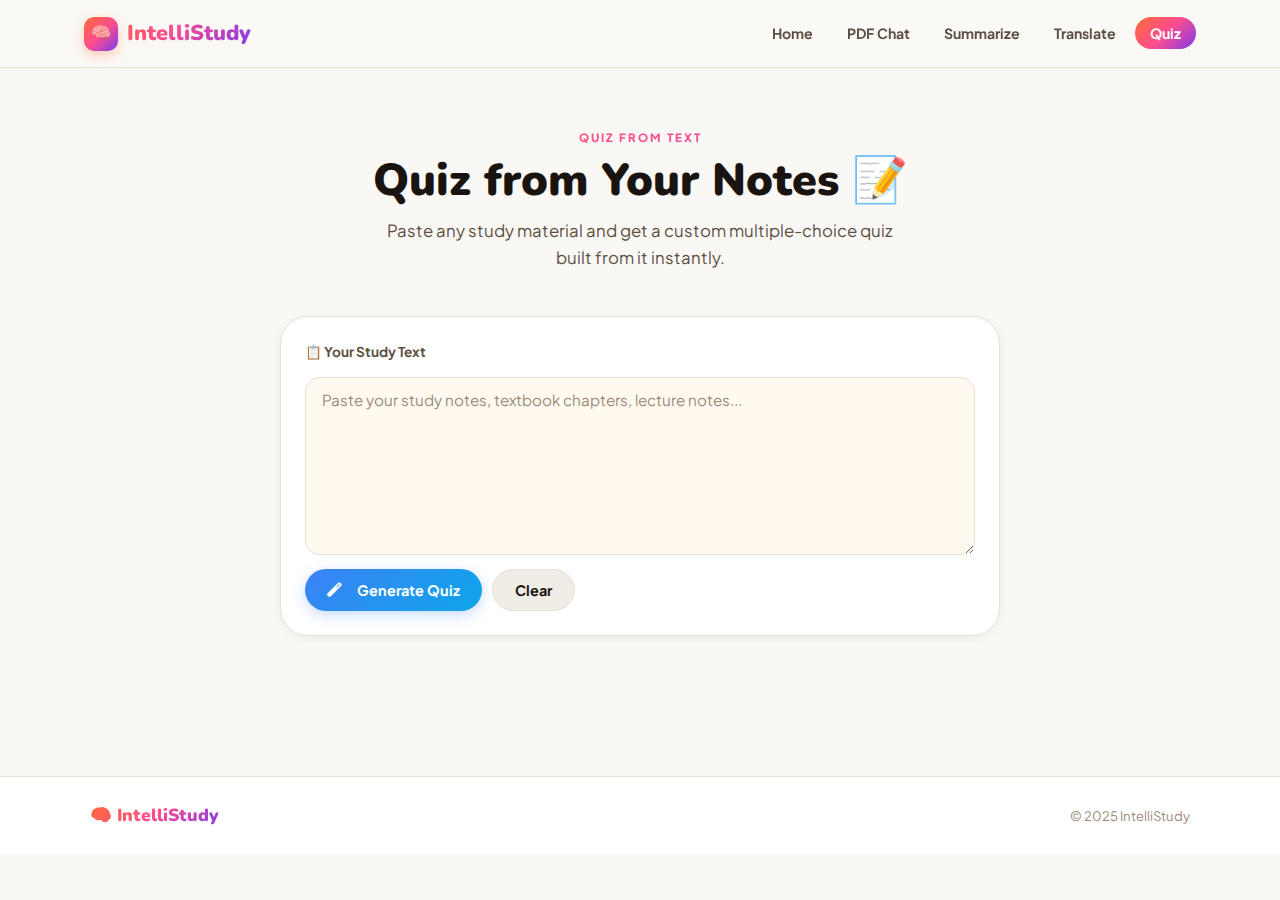
<file: src/main/resources/static/quiz-text.html>
<!DOCTYPE html>
<html lang="en">
<head>
  <meta charset="UTF-8">
  <meta name="viewport" content="width=device-width, initial-scale=1.0">
  <title>IntelliStudy — Quiz from Text</title>
  <link rel="preconnect" href="https://fonts.googleapis.com">
  <link href="https://fonts.googleapis.com/css2?family=Nunito:wght@400;500;600;700;800;900&family=Plus+Jakarta+Sans:wght@400;500;600;700;800&display=swap" rel="stylesheet">
  <link rel="stylesheet" href="https://cdnjs.cloudflare.com/ajax/libs/font-awesome/6.5.0/css/all.min.css">
  <link rel="stylesheet" href="css/global.css">
</head>
<body>
<nav class="navbar">
  <div class="nav-inner">
    <a href="index.html" class="nav-brand"><span class="brand-icon">🧠</span>IntelliStudy</a>
    <ul class="nav-links" id="navLinks">
      <li><a href="index.html" class="nav-link">Home</a></li>
      <li><a href="rag.html" class="nav-link">PDF Chat</a></li>
      <li><a href="summarize.html" class="nav-link">Summarize</a></li>
      <li><a href="translate.html" class="nav-link">Translate</a></li>
      <li><a href="quiz.html" class="nav-link active">Quiz</a></li>
    </ul>
    <button class="hamburger" onclick="toggleNav()"><i class="fas fa-bars"></i></button>
  </div>
</nav>

<div class="container" style="padding-bottom:80px;">
  <div class="page-header">
    <div class="section-label">QUIZ FROM TEXT</div>
    <h1>Quiz from Your Notes 📝</h1>
    <p>Paste any study material and get a custom multiple-choice quiz built from it instantly.</p>
  </div>

  <div style="max-width:720px;margin:0 auto;">
    <div class="input-card">
      <label style="color:var(--text-secondary);font-size:0.85rem;font-weight:700;">📋 Your Study Text</label>
      <textarea id="quizTextInput" class="is-textarea" rows="8" placeholder="Paste your study notes, textbook chapters, lecture notes..."></textarea>
      <div class="input-actions">
        <button class="btn btn-info" onclick="loadQuizFromText()" id="genBtn">
          <i class="fas fa-magic me-2"></i>Generate Quiz
        </button>
        <button class="btn btn-ghost" onclick="document.getElementById('quizTextInput').value=''">Clear</button>
      </div>
    </div>

    <div id="quizLoading" style="display:none;text-align:center;padding:48px;color:var(--text-secondary);">
      <div class="spinner" style="width:32px;height:32px;margin:0 auto 16px;border-color:rgba(59,130,246,0.2);border-top-color:var(--blue);"></div>
      <div style="font-weight:700;font-family:'Nunito',sans-serif;">Building your quiz... 📝</div>
    </div>

    <div id="quizContainer" style="display:none;margin-top:28px;">
      <div style="display:flex;align-items:center;justify-content:space-between;margin-bottom:20px;">
        <h3 style="font-family:'Nunito',sans-serif;font-size:1.25rem;font-weight:900;">Your Quiz 🎉</h3>
        <button class="btn btn-ghost btn-sm" onclick="resetQuiz()"><i class="fas fa-redo me-1"></i>New Quiz</button>
      </div>
      <div id="quizQuestions"></div>
      <button class="btn btn-success btn-lg" id="submitBtn" onclick="submitQuiz()" style="width:100%;margin-top:8px;border-radius:16px;">
        <i class="fas fa-check me-2"></i>Submit & See Score
      </button>
      <div id="scoreCard"></div>
    </div>
  </div>
</div>

<footer class="footer">
  <div class="footer-inner">
    <span class="footer-brand">🧠 IntelliStudy</span>
    <span class="footer-copy">© 2025 IntelliStudy</span>
  </div>
</footer>

<script src="js/app.js"></script>
<script src="js/quiz.js"></script>
</body>
</html>
</file>
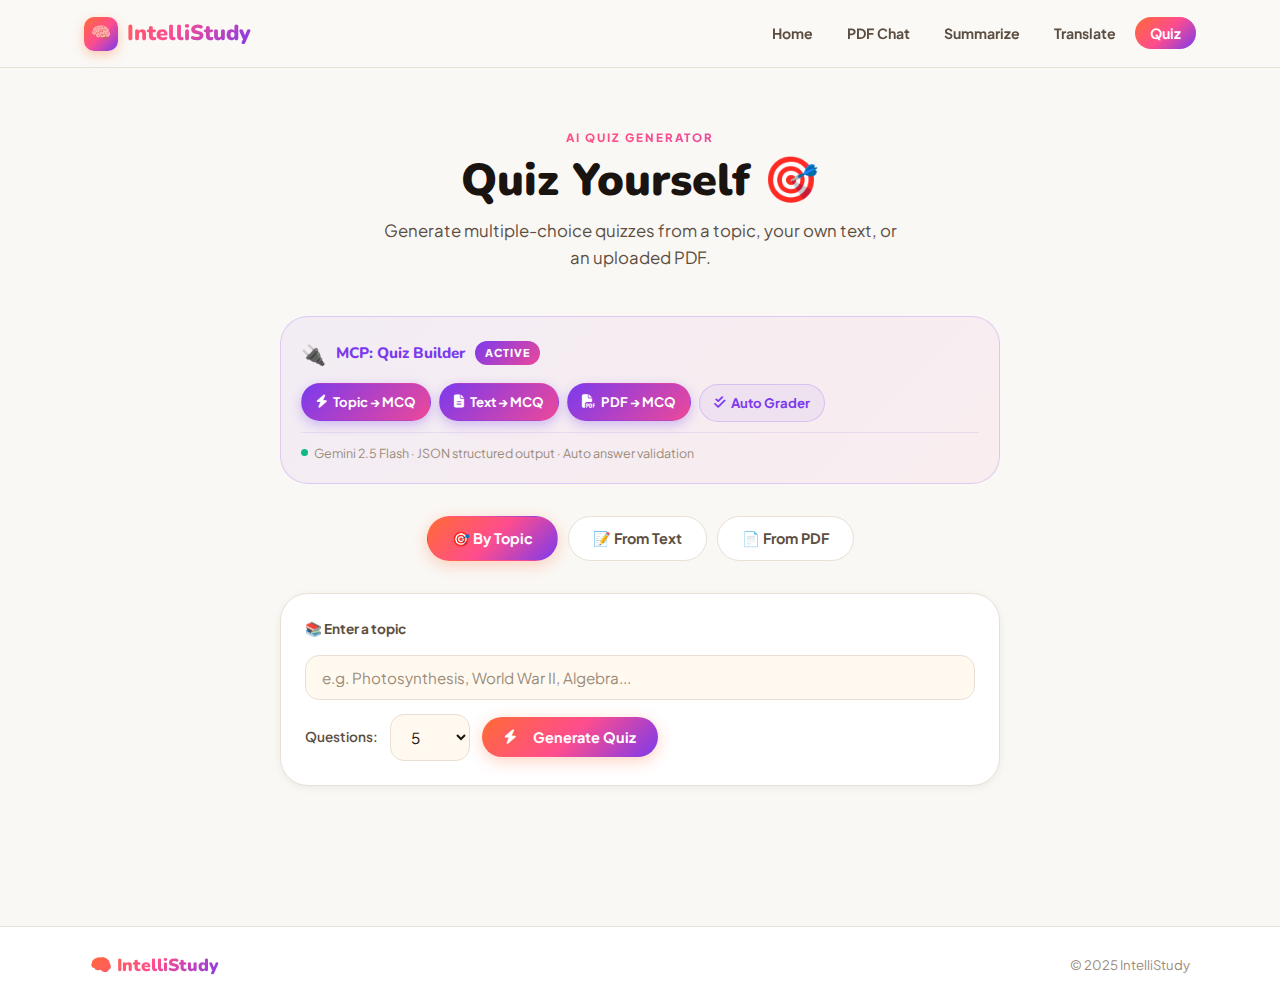
<file: src/main/resources/static/quiz.html>
<!DOCTYPE html>
<html lang="en">
<head>
  <meta charset="UTF-8">
  <meta name="viewport" content="width=device-width, initial-scale=1.0">
  <title>IntelliStudy — Quiz</title>
  <link rel="preconnect" href="https://fonts.googleapis.com">
  <link href="https://fonts.googleapis.com/css2?family=Nunito:wght@400;500;600;700;800;900&family=Plus+Jakarta+Sans:wght@400;500;600;700;800&display=swap" rel="stylesheet">
  <link rel="stylesheet" href="https://cdnjs.cloudflare.com/ajax/libs/font-awesome/6.5.0/css/all.min.css">
  <link rel="stylesheet" href="css/global.css">
  <style>
    .mode-tabs { display: flex; gap: 10px; justify-content: center; flex-wrap: wrap; margin-bottom: 32px; }
    .mode-btn {
      padding: 12px 24px; border-radius: 100px; border: 1.5px solid var(--border);
      background: var(--bg-card); font-weight: 700; font-size: 0.9rem; cursor: pointer;
      transition: all 0.22s cubic-bezier(0.34,1.56,0.64,1); font-family: var(--font-body); color: var(--text-secondary);
    }
    .mode-btn:hover { transform: translateY(-2px); border-color: var(--orange); color: var(--text-primary); }
    .mode-btn.active { background: var(--grad-hero); color: white; border-color: transparent; box-shadow: 0 4px 16px rgba(255,107,53,0.3); }
  </style>
</head>
<body>
<nav class="navbar">
  <div class="nav-inner">
    <a href="index.html" class="nav-brand"><span class="brand-icon">🧠</span>IntelliStudy</a>
    <ul class="nav-links" id="navLinks">
      <li><a href="index.html" class="nav-link">Home</a></li>
      <li><a href="rag.html" class="nav-link">PDF Chat</a></li>
      <li><a href="summarize.html" class="nav-link">Summarize</a></li>
      <li><a href="translate.html" class="nav-link">Translate</a></li>
      <li><a href="quiz.html" class="nav-link active">Quiz</a></li>
    </ul>
    <button class="hamburger" onclick="toggleNav()"><i class="fas fa-bars"></i></button>
  </div>
</nav>

<div class="container" style="padding-bottom:80px;">
  <div class="page-header">
    <div class="section-label">AI QUIZ GENERATOR</div>
    <h1>Quiz Yourself 🎯</h1>
    <p>Generate multiple-choice quizzes from a topic, your own text, or an uploaded PDF.</p>
  </div>

  <!-- MCP Panel -->
  <div class="mcp-panel" style="max-width:720px;margin:0 auto 32px;">
    <div class="mcp-header">
      <span style="font-size:20px;">🔌</span>
      <h3 style="font-family:'Nunito',sans-serif;font-weight:800;font-size:0.95rem;color:var(--purple);margin:0;">MCP: Quiz Builder</h3>
      <span class="mcp-badge">ACTIVE</span>
    </div>
    <div class="mcp-tools">
      <span class="mcp-tool-chip active"><i class="fas fa-bolt"></i> Topic → MCQ</span>
      <span class="mcp-tool-chip active"><i class="fas fa-file-alt"></i> Text → MCQ</span>
      <span class="mcp-tool-chip active"><i class="fas fa-file-pdf"></i> PDF → MCQ</span>
      <span class="mcp-tool-chip"><i class="fas fa-check-double"></i> Auto Grader</span>
    </div>
    <div class="mcp-status"><span class="dot-green"></span>Gemini 2.5 Flash · JSON structured output · Auto answer validation</div>
  </div>

  <div class="mode-tabs">
    <button class="mode-btn active" onclick="setMode('topic')" id="btn-topic">🎯 By Topic</button>
    <button class="mode-btn" onclick="setMode('text')" id="btn-text">📝 From Text</button>
    <button class="mode-btn" onclick="setMode('pdf')" id="btn-pdf">📄 From PDF</button>
  </div>

  <div style="max-width:720px;margin:0 auto;">

    <div id="mode-topic">
      <div class="input-card">
        <label style="color:var(--text-secondary);font-size:0.85rem;font-weight:700;">📚 Enter a topic</label>
        <input type="text" id="topicInput" class="is-input" placeholder="e.g. Photosynthesis, World War II, Algebra...">
        <div style="display:flex;align-items:center;gap:12px;flex-wrap:wrap;">
          <label style="color:var(--text-secondary);font-size:0.85rem;font-weight:600;">Questions:</label>
          <select id="topicCount" class="is-select" style="width:auto;min-width:80px;">
            <option value="5">5</option><option value="10">10</option><option value="15">15</option>
          </select>
          <button class="btn btn-primary" onclick="generateTopicQuiz()" id="topicBtn">
            <i class="fas fa-bolt me-2"></i>Generate Quiz
          </button>
        </div>
      </div>
    </div>

    <div id="mode-text" style="display:none;">
      <div class="input-card">
        <label style="color:var(--text-secondary);font-size:0.85rem;font-weight:700;">📋 Paste your study text</label>
        <textarea id="textInput" class="is-textarea" rows="7" placeholder="Paste any text and get a custom quiz generated from it..."></textarea>
        <button class="btn btn-info" onclick="generateTextQuiz()" id="textBtn">
          <i class="fas fa-magic me-2"></i>Generate Quiz from Text
        </button>
      </div>
    </div>

    <div id="mode-pdf" style="display:none;">
      <div class="input-card">
        <div class="info-banner">
          <i class="fas fa-info-circle"></i>
          Uses the PDF loaded in <a href="rag.html">PDF Chat →</a>. Upload there first.
        </div>
        <div id="pdfModeStatus" style="color:var(--text-secondary);font-size:0.9rem;margin-top:4px;">Checking for loaded PDF...</div>
        <button class="btn btn-primary" onclick="generatePdfQuiz()" id="pdfBtn" style="display:none;">
          <i class="fas fa-file-pdf me-2"></i>Generate Quiz from PDF
        </button>
      </div>
    </div>

    <!-- Loading -->
    <div id="quizLoading" style="display:none;text-align:center;padding:48px;color:var(--text-secondary);">
      <div class="spinner" style="width:32px;height:32px;margin:0 auto 16px;border-width:3px;border-top-color:var(--orange);border-color:rgba(255,107,53,0.2);border-top-color:var(--orange);"></div>
      <div style="font-weight:700;font-family:'Nunito',sans-serif;">Generating your quiz... ✨</div>
    </div>

    <!-- Quiz Container -->
    <div id="quizContainer" style="margin-top:28px;display:none;">
      <div style="display:flex;align-items:center;justify-content:space-between;margin-bottom:20px;">
        <h3 style="font-family:'Nunito',sans-serif;font-size:1.25rem;font-weight:900;color:var(--text-primary);">Your Quiz 🎉</h3>
        <button class="btn btn-ghost btn-sm" onclick="resetQuiz()"><i class="fas fa-redo me-1"></i>New Quiz</button>
      </div>
      <div id="quizQuestions"></div>
      <button class="btn btn-success btn-lg" onclick="submitQuiz()" id="submitBtn" style="width:100%;margin-top:8px;border-radius:16px;">
        <i class="fas fa-check me-2"></i>Submit & See Score
      </button>
      <div id="scoreCard"></div>
    </div>

  </div>
</div>

<footer class="footer">
  <div class="footer-inner">
    <span class="footer-brand">🧠 IntelliStudy</span>
    <span class="footer-copy">© 2025 IntelliStudy</span>
  </div>
</footer>

<script src="js/app.js"></script>
<script src="js/quiz.js"></script>
<script>
// ==================== FIXED JS ====================
let currentQuiz = [], submitted = false;

function setMode(mode) {
  ['topic','text','pdf'].forEach(m => {
    document.getElementById('mode-'+m).style.display = m===mode ? 'block' : 'none';
    document.getElementById('btn-'+m).classList.toggle('active', m===mode);
  });
  if (mode === 'pdf') checkPdfStatus();
  resetQuiz(false);
}

async function generateTopicQuiz() {
  const topic = document.getElementById('topicInput').value.trim();
  if (!topic) return;
  setLoading('topicBtn', true);
  try {
    const res = await fetch('/api/gemini/quiz/topic-json', {
      method: 'POST',
      headers: { 'Content-Type': 'text/plain' },
      body: topic
    });
    const api = await res.json();
    const quizData = typeof api.data === 'string' ? JSON.parse(api.data) : api.data;
    renderQuiz(quizData);
  } catch(e) { alert('Failed to generate quiz'); }
  setLoading('topicBtn', false);
}

async function generateTextQuiz() {
  const text = document.getElementById('textInput').value.trim();
  if (!text) return;
  setLoading('textBtn', true);
  try {
    const res = await fetch('/api/gemini/quiz/text-json', {
      method: 'POST',
      headers: { 'Content-Type': 'text/plain' },
      body: text
    });
    const api = await res.json();
    const quizData = typeof api.data === 'string' ? JSON.parse(api.data) : api.data;
    renderQuiz(quizData);
  } catch(e) { alert('Failed to generate quiz'); }
  setLoading('textBtn', false);
}

async function generatePdfQuiz() {
  setLoading('pdfBtn', true);
  try {
    const res = await fetch('/api/rag/quiz', { method: 'POST' });
    const api = await res.json();
    const quizData = typeof api.data === 'string' ? JSON.parse(api.data) : api.data;
    renderQuiz(quizData);
  } catch(e) { alert('Failed'); }
  setLoading('pdfBtn', false);
}

function renderQuiz(data) {
  currentQuiz = data; submitted = false;
  document.getElementById('quizContainer').style.display = 'block';
  document.getElementById('submitBtn').style.display = 'block';
  document.getElementById('scoreCard').innerHTML = '';

  const qDiv = document.getElementById('quizQuestions');
  qDiv.innerHTML = '';
  data.forEach((q, i) => {
    const card = document.createElement('div');
    card.className = 'quiz-card'; card.id = `qcard-${i}`;
    card.innerHTML = `
      <div class="quiz-q-num">Question ${i+1} of ${data.length}</div>
      <div class="quiz-question">${q.question}</div>
      <div class="quiz-options">
        ${q.options.map(opt => `
          <div class="quiz-option" data-opt="${opt.replace(/"/g,'&quot;')}" onclick="selectOpt(this,${i})">
            <input type="radio" name="q${i}" value="${opt.replace(/"/g,'&quot;')}">
            <label>${opt}</label>
          </div>`).join('')}
      </div>`;
    qDiv.appendChild(card);
  });
}

function selectOpt(el, qi) {
  document.querySelectorAll(`#qcard-${qi} .quiz-option`).forEach(o => o.style.background = '');
  el.querySelector('input').checked = true;
  el.style.background = 'rgba(255,107,53,0.06)';
}

function submitQuiz() {
  if (submitted) return; submitted = true;
  let score = 0;
  currentQuiz.forEach((q, i) => {
    const selected = document.querySelector(`input[name="q${i}"]:checked`);
    document.querySelectorAll(`#qcard-${i} .quiz-option`).forEach(opt => {
      const val = opt.dataset.opt;
      if (val === q.answer) opt.classList.add('correct');
      else if (selected && selected.value === val) opt.classList.add('wrong');
    });
    if (selected && selected.value === q.answer) score++;
  });
  const pct = Math.round((score / currentQuiz.length) * 100);
  const msg = pct >= 80 ? '🎉 Excellent!' : pct >= 50 ? '👍 Good effort!' : '📚 Keep studying!';
  document.getElementById('scoreCard').innerHTML = `
    <div class="score-card">
      <div class="score-num">${score}<span style="font-size:2.2rem;color:var(--text-muted)">/${currentQuiz.length}</span></div>
      <div class="score-label">${msg} You scored <strong>${pct}%</strong></div>
    </div>`;
  document.getElementById('submitBtn').style.display = 'none';
}

function resetQuiz(scroll = true) {
  currentQuiz = []; submitted = false;
  document.getElementById('quizContainer').style.display = 'none';
  document.getElementById('quizQuestions').innerHTML = '';
  document.getElementById('scoreCard').innerHTML = '';
}

function setLoading(id, on) {
  const btn = document.getElementById(id);
  document.getElementById('quizLoading').style.display = on ? 'block' : 'none';
  if (on) { btn.disabled = true; btn.style.opacity = '0.7'; }
  else { btn.disabled = false; btn.style.opacity = '1'; }
}
</script>
</body>
</html>
</file>
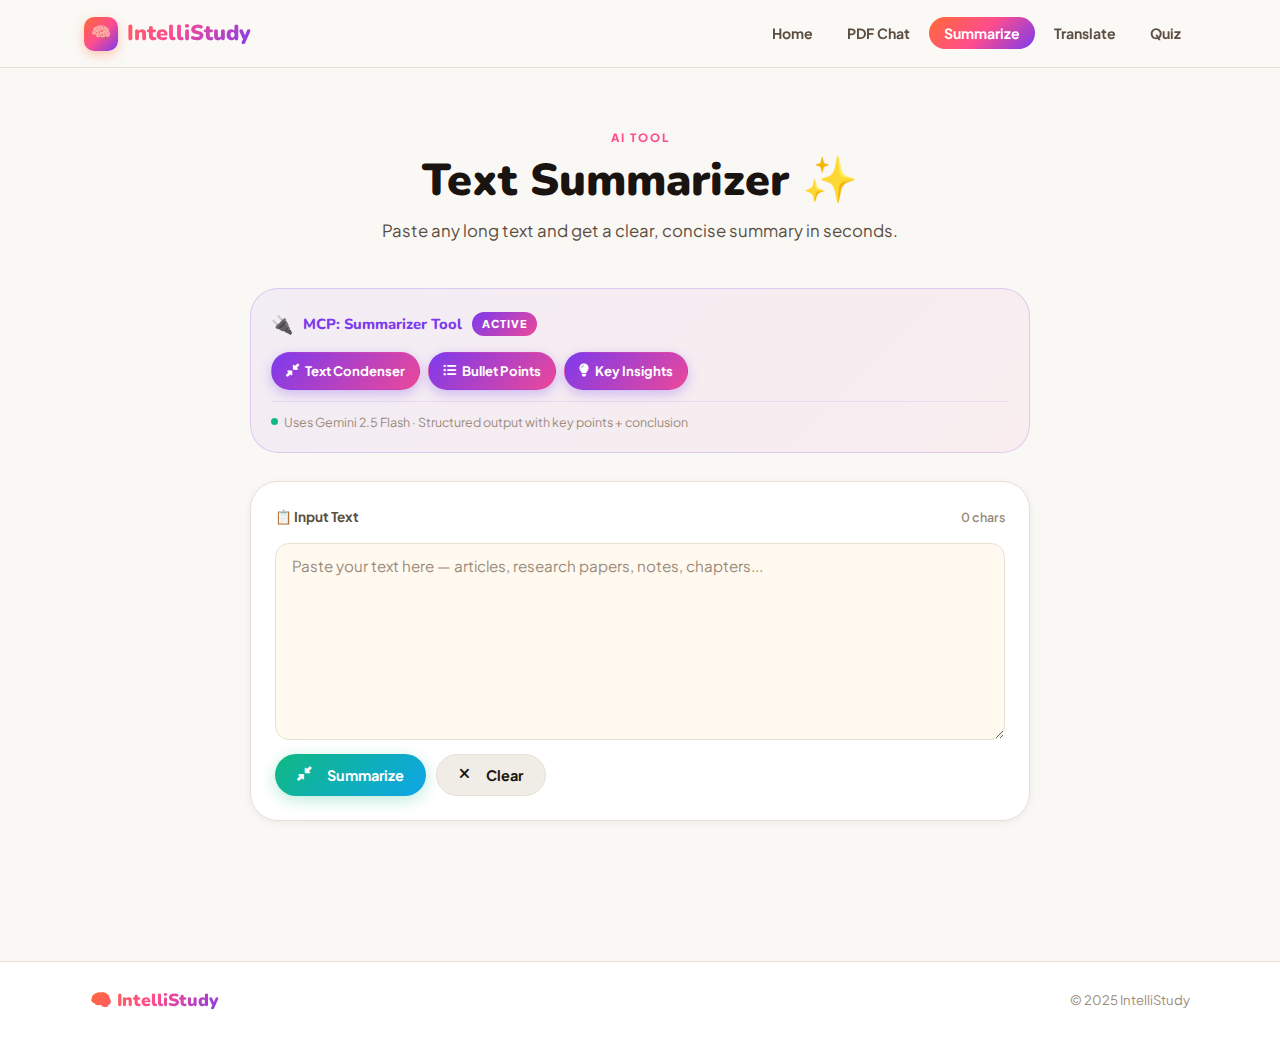
<file: src/main/resources/static/summarize.html>
<!DOCTYPE html>
<html lang="en">
<head>
  <meta charset="UTF-8">
  <meta name="viewport" content="width=device-width, initial-scale=1.0">
  <title>IntelliStudy — Summarize</title>
  <link rel="preconnect" href="https://fonts.googleapis.com">
  <link href="https://fonts.googleapis.com/css2?family=Nunito:wght@400;500;600;700;800;900&family=Plus+Jakarta+Sans:wght@400;500;600;700;800&display=swap" rel="stylesheet">
  <link rel="stylesheet" href="https://cdnjs.cloudflare.com/ajax/libs/font-awesome/6.5.0/css/all.min.css">
  <link rel="stylesheet" href="css/global.css">
</head>
<body>
<nav class="navbar">
  <div class="nav-inner">
    <a href="index.html" class="nav-brand"><span class="brand-icon">🧠</span>IntelliStudy</a>
    <ul class="nav-links" id="navLinks">
      <li><a href="index.html" class="nav-link">Home</a></li>
      <li><a href="rag.html" class="nav-link">PDF Chat</a></li>
      <li><a href="summarize.html" class="nav-link active">Summarize</a></li>
      <li><a href="translate.html" class="nav-link">Translate</a></li>
      <li><a href="quiz.html" class="nav-link">Quiz</a></li>
    </ul>
    <button class="hamburger" onclick="toggleNav()"><i class="fas fa-bars"></i></button>
  </div>
</nav>

<div class="container" style="padding-bottom:80px;">
  <div class="page-header">
    <div class="section-label">AI TOOL</div>
    <h1>Text Summarizer ✨</h1>
    <p>Paste any long text and get a clear, concise summary in seconds.</p>
  </div>

  <!-- MCP Panel -->
  <div class="mcp-panel" style="max-width:780px;margin:0 auto 28px;">
    <div class="mcp-header">
      <span style="font-size:18px;">🔌</span>
      <h3 style="font-family:'Nunito',sans-serif;font-weight:800;font-size:0.92rem;color:var(--purple);margin:0;">MCP: Summarizer Tool</h3>
      <span class="mcp-badge">ACTIVE</span>
    </div>
    <div class="mcp-tools">
      <span class="mcp-tool-chip active"><i class="fas fa-compress-alt"></i> Text Condenser</span>
      <span class="mcp-tool-chip active"><i class="fas fa-list-ul"></i> Bullet Points</span>
      <span class="mcp-tool-chip active"><i class="fas fa-lightbulb"></i> Key Insights</span>
    </div>
    <div class="mcp-status"><span class="dot-green"></span>Uses Gemini 2.5 Flash · Structured output with key points + conclusion</div>
  </div>

  <div style="max-width:780px;margin:0 auto;">
    <div class="input-card">
      <div style="display:flex;justify-content:space-between;align-items:center;">
        <label style="color:var(--text-secondary);font-size:0.85rem;font-weight:700;">📋 Input Text</label>
        <span id="charCount" style="color:var(--text-muted);font-size:0.78rem;font-weight:600;">0 chars</span>
      </div>
      <textarea id="sumInput" class="is-textarea" rows="9"
        placeholder="Paste your text here — articles, research papers, notes, chapters..."
        oninput="document.getElementById('charCount').textContent=this.value.length+' chars'"></textarea>
      <div class="input-actions">
        <button class="btn btn-success" onclick="callSummarize()" id="sumBtn">
          <i class="fas fa-compress-alt me-2"></i>Summarize
        </button>
        <button class="btn btn-ghost" onclick="clearAll()"><i class="fas fa-times me-2"></i>Clear</button>
      </div>
    </div>

    <div id="sumOutput" class="output-box hidden"></div>

    <div id="sumActions" style="display:none;margin-top:12px;gap:10px;flex-wrap:wrap;">
      <button class="btn btn-ghost btn-sm" onclick="copyOutput()"><i class="fas fa-copy me-1"></i>Copy</button>
      <a href="translate.html" class="btn btn-warning btn-sm"><i class="fas fa-language me-1"></i>Translate to Bangla</a>
    </div>
  </div>
</div>

<footer class="footer">
  <div class="footer-inner">
    <span class="footer-brand">🧠 IntelliStudy</span>
    <span class="footer-copy">© 2025 IntelliStudy</span>
  </div>
</footer>

<script src="js/app.js"></script>
<script src="js/summarize.js"></script>
</body>
</html>
</file>
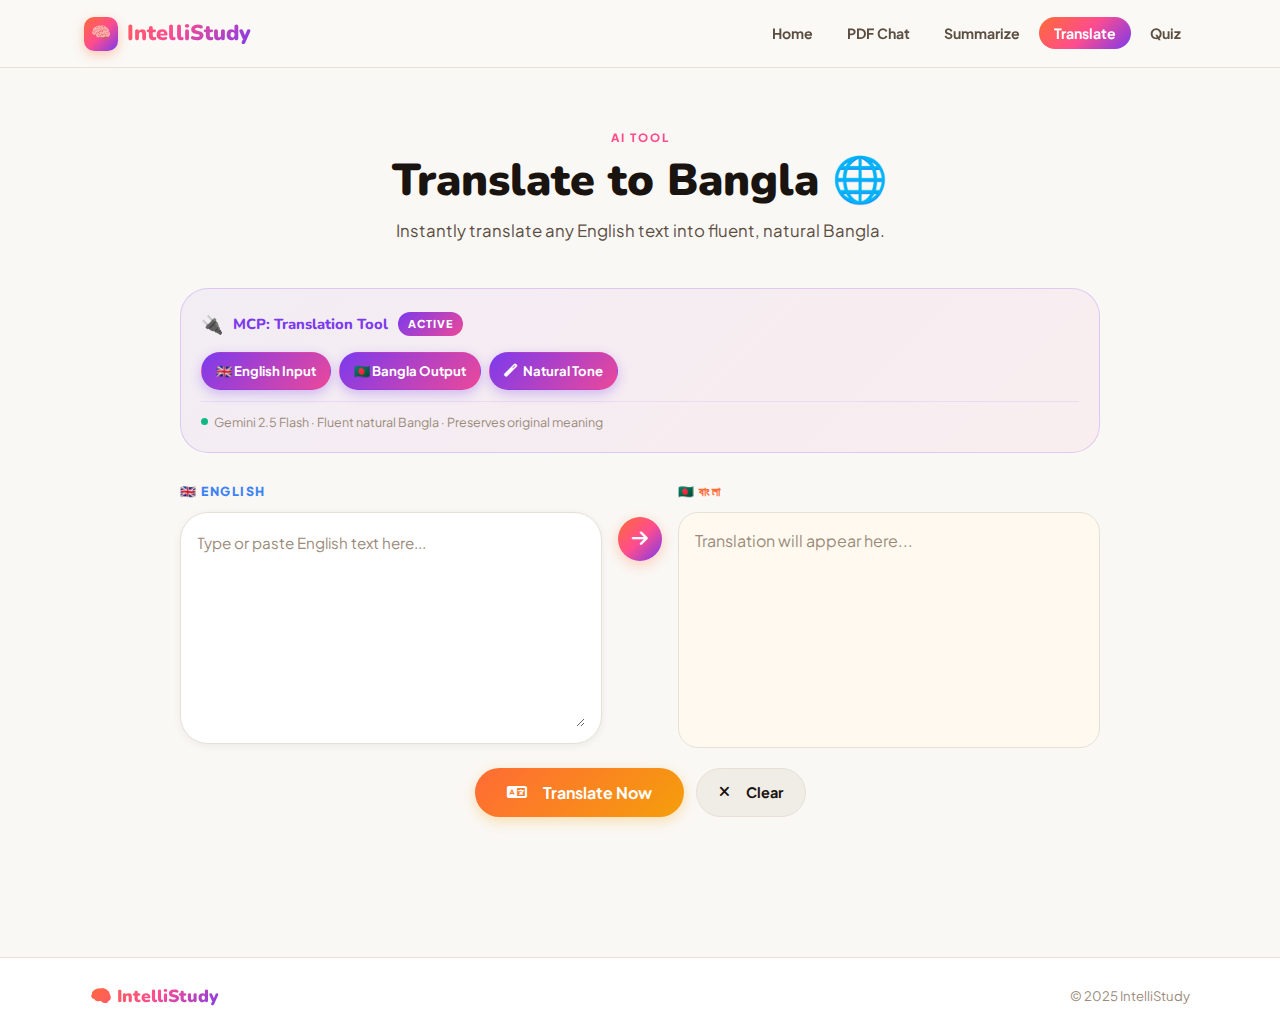
<file: src/main/resources/static/translate.html>
<!DOCTYPE html>
<html lang="en">
<head>
  <meta charset="UTF-8">
  <meta name="viewport" content="width=device-width, initial-scale=1.0">
  <title>IntelliStudy — Translate</title>
  <link rel="preconnect" href="https://fonts.googleapis.com">
  <link href="https://fonts.googleapis.com/css2?family=Nunito:wght@400;500;600;700;800;900&family=Plus+Jakarta+Sans:wght@400;500;600;700;800&display=swap" rel="stylesheet">
  <link rel="stylesheet" href="https://cdnjs.cloudflare.com/ajax/libs/font-awesome/6.5.0/css/all.min.css">
  <link rel="stylesheet" href="css/global.css">
  <style>
    .translate-grid { display: grid; grid-template-columns: 1fr auto 1fr; gap: 16px; align-items: start; }
    .lang-label { font-size: 0.78rem; font-weight: 800; letter-spacing: 1.5px; text-transform: uppercase; margin-bottom: 10px; }
    .translate-arrow { display: flex; align-items: flex-start; justify-content: center; padding-top: 36px; }
    .arrow-btn {
      width: 44px; height: 44px; border-radius: 50%; background: var(--grad-hero); border: none;
      display: flex; align-items: center; justify-content: center; color: white; font-size: 18px;
      cursor: pointer; box-shadow: 0 4px 14px rgba(255,107,53,0.3); transition: all 0.22s cubic-bezier(0.34,1.56,0.64,1);
    }
    .arrow-btn:hover { transform: scale(1.1); }
    .output-panel {
      background: var(--bg-warm); border: 1.5px solid var(--border); border-radius: var(--radius-lg);
      padding: 14px 16px; min-height: 236px; font-size: 1rem; line-height: 1.8;
      color: var(--text-muted); white-space: pre-wrap; word-break: break-word;
    }
    .output-panel.has-text { color: var(--text-primary); border-color: rgba(255,107,53,0.25); background: white; }
    @media(max-width:620px) { .translate-grid{grid-template-columns:1fr;} .translate-arrow{padding:0;} .arrow-btn{transform:rotate(90deg);} }
  </style>
</head>
<body>
<nav class="navbar">
  <div class="nav-inner">
    <a href="index.html" class="nav-brand"><span class="brand-icon">🧠</span>IntelliStudy</a>
    <ul class="nav-links" id="navLinks">
      <li><a href="index.html" class="nav-link">Home</a></li>
      <li><a href="rag.html" class="nav-link">PDF Chat</a></li>
      <li><a href="summarize.html" class="nav-link">Summarize</a></li>
      <li><a href="translate.html" class="nav-link active">Translate</a></li>
      <li><a href="quiz.html" class="nav-link">Quiz</a></li>
    </ul>
    <button class="hamburger" onclick="toggleNav()"><i class="fas fa-bars"></i></button>
  </div>
</nav>

<div class="container" style="padding-bottom:80px;">
  <div class="page-header">
    <div class="section-label">AI TOOL</div>
    <h1>Translate to Bangla 🌐</h1>
    <p>Instantly translate any English text into fluent, natural Bangla.</p>
  </div>

  <!-- MCP Panel -->
  <div class="mcp-panel" style="max-width:920px;margin:0 auto 28px;">
    <div class="mcp-header">
      <span style="font-size:18px;">🔌</span>
      <h3 style="font-family:'Nunito',sans-serif;font-weight:800;font-size:0.92rem;color:var(--purple);margin:0;">MCP: Translation Tool</h3>
      <span class="mcp-badge">ACTIVE</span>
    </div>
    <div class="mcp-tools">
      <span class="mcp-tool-chip active">🇬🇧 English Input</span>
      <span class="mcp-tool-chip active">🇧🇩 Bangla Output</span>
      <span class="mcp-tool-chip active"><i class="fas fa-magic"></i> Natural Tone</span>
    </div>
    <div class="mcp-status"><span class="dot-green"></span>Gemini 2.5 Flash · Fluent natural Bangla · Preserves original meaning</div>
  </div>

  <div style="max-width:920px;margin:0 auto;">
    <div class="translate-grid">
      <div>
        <div class="lang-label" style="color:var(--blue);">🇬🇧 English</div>
        <div class="input-card" style="padding:16px;">
          <textarea id="translateInput" class="is-textarea" rows="10" style="border:none;background:transparent;padding:4px 0;" placeholder="Type or paste English text here..."></textarea>
        </div>
      </div>

      <div class="translate-arrow">
        <button class="arrow-btn" onclick="callTranslate()" title="Translate"><i class="fas fa-arrow-right"></i></button>
      </div>

      <div>
        <div style="display:flex;align-items:center;justify-content:space-between;margin-bottom:10px;">
          <div class="lang-label" style="color:var(--orange);margin-bottom:0;">🇧🇩 বাংলা</div>
          <button class="btn btn-ghost btn-sm" onclick="copyTranslation()" id="copyBtn" style="display:none"><i class="fas fa-copy me-1"></i>Copy</button>
        </div>
        <div id="translateOutput" class="output-panel">Translation will appear here...</div>
      </div>
    </div>

    <div style="margin-top:20px;display:flex;justify-content:center;gap:12px;flex-wrap:wrap;">
      <button class="btn btn-warning btn-lg" onclick="callTranslate()" id="transBtn">
        <i class="fas fa-language me-2"></i>Translate Now
      </button>
      <button class="btn btn-ghost" onclick="clearAll()"><i class="fas fa-times me-2"></i>Clear</button>
    </div>
  </div>
</div>

<footer class="footer">
  <div class="footer-inner">
    <span class="footer-brand">🧠 IntelliStudy</span>
    <span class="footer-copy">© 2025 IntelliStudy</span>
  </div>
</footer>

<script src="js/app.js"></script>
<script src="js/translate.js"></script>
</body>
</html>
</file>
<file: src/main/resources/static/css/global.css>
/* ═══════════════════════════════════════════════════
   IntelliStudy — Global Styles v2.0
   Vibe: Warm cream · Juicy gradients · Friendly & fun
   ═══════════════════════════════════════════════════ */

@import url('https://fonts.googleapis.com/css2?family=Nunito:wght@400;500;600;700;800;900&family=Plus+Jakarta+Sans:wght@400;500;600;700;800&display=swap');

:root {
  --bg:           #faf8f5;
  --bg-card:      #ffffff;
  --bg-warm:      #fff9f0;
  --bg-elevated:  #f0ece6;

  --text-primary:   #1a1410;
  --text-secondary: #5c4f42;
  --text-muted:     #9b8b7a;

  --border:       #e8e0d5;

  --orange:  #ff6b35;
  --pink:    #ff4d8d;
  --purple:  #7c3aed;
  --blue:    #3b82f6;
  --teal:    #0ea5e9;
  --green:   #10b981;
  --yellow:  #f59e0b;
  --red:     #ef4444;

  --grad-hero:   linear-gradient(135deg, #ff6b35 0%, #ff4d8d 50%, #7c3aed 100%);
  --grad-green:  linear-gradient(135deg, #10b981, #0ea5e9);
  --grad-purple: linear-gradient(135deg, #7c3aed, #ec4899);
  --grad-orange: linear-gradient(135deg, #ff6b35, #f59e0b);

  --shadow-sm: 0 2px 8px rgba(0,0,0,0.06);
  --shadow-md: 0 8px 24px rgba(0,0,0,0.10);
  --shadow-lg: 0 20px 48px rgba(0,0,0,0.12);

  --radius-sm: 8px;
  --radius-md: 14px;
  --radius-lg: 20px;
  --radius-xl: 28px;

  --font-body:    'Plus Jakarta Sans', sans-serif;
  --font-display: 'Nunito', sans-serif;
  --nav-h: 68px;
}

*, *::before, *::after { box-sizing: border-box; margin: 0; padding: 0; }
html { scroll-behavior: smooth; }
body {
  font-family: var(--font-body);
  background: var(--bg);
  color: var(--text-primary);
  line-height: 1.65;
  -webkit-font-smoothing: antialiased;
}

/* ── Navbar ── */
.navbar {
  position: fixed; top: 0; left: 0; right: 0;
  height: var(--nav-h);
  background: rgba(250,248,245,0.92);
  backdrop-filter: blur(16px);
  border-bottom: 1.5px solid var(--border);
  z-index: 1000;
}
.nav-inner {
  max-width: 1160px; margin: 0 auto; padding: 0 24px;
  height: 100%; display: flex; align-items: center; gap: 12px;
}
.nav-brand {
  font-family: var(--font-display); font-size: 1.35rem; font-weight: 900;
  text-decoration: none; display: flex; align-items: center; gap: 9px;
  background: var(--grad-hero); -webkit-background-clip: text; -webkit-text-fill-color: transparent;
}
.brand-icon {
  width: 34px; height: 34px; background: var(--grad-hero); border-radius: 10px;
  display: flex; align-items: center; justify-content: center;
  font-size: 16px; -webkit-text-fill-color: white; flex-shrink: 0;
  box-shadow: 0 4px 12px rgba(255,107,53,0.35);
}
.nav-links { list-style: none; display: flex; align-items: center; gap: 4px; margin-left: auto; }
.nav-link {
  text-decoration: none; font-size: 0.88rem; font-weight: 700;
  color: var(--text-secondary); padding: 7px 15px; border-radius: 100px; transition: all 0.2s;
}
.nav-link:hover { background: var(--bg-elevated); color: var(--text-primary); }
.nav-link.active { background: var(--grad-hero); color: white; -webkit-text-fill-color: white; }
.hamburger { display: none; background: none; border: none; font-size: 20px; color: var(--text-primary); cursor: pointer; margin-left: auto; padding: 6px; }

@media(max-width:768px) {
  .hamburger { display: flex; align-items: center; }
  .nav-links {
    display: none; position: fixed; top: var(--nav-h); left: 0; right: 0;
    background: var(--bg-card); flex-direction: column; padding: 16px;
    gap: 6px; border-bottom: 1px solid var(--border); box-shadow: var(--shadow-md);
  }
  .nav-links.open { display: flex; }
  .nav-link { width: 100%; text-align: center; }
}

/* ── Layout ── */
.container { max-width: 1100px; margin: 0 auto; padding: calc(var(--nav-h) + 40px) 24px 0; }

.section-label {
  font-size: 0.72rem; font-weight: 800; letter-spacing: 2px; text-transform: uppercase;
  background: var(--grad-hero); -webkit-background-clip: text; -webkit-text-fill-color: transparent; margin-bottom: 8px;
}
.section-title {
  font-family: var(--font-display); font-size: clamp(1.6rem, 3vw, 2.2rem);
  font-weight: 800; color: var(--text-primary); margin-bottom: 8px;
}
.page-header { text-align: center; padding: 20px 0 44px; }
.page-header h1 {
  font-family: var(--font-display); font-size: clamp(2rem, 4vw, 2.8rem);
  font-weight: 900; color: var(--text-primary); margin-bottom: 10px; line-height: 1.15;
}
.page-header p { color: var(--text-secondary); font-size: 1.05rem; max-width: 520px; margin: 0 auto; }

/* ── Buttons ── */
.btn {
  display: inline-flex; align-items: center; justify-content: center; gap: 8px;
  padding: 11px 22px; border-radius: 100px; border: none;
  font-family: var(--font-body); font-size: 0.9rem; font-weight: 700;
  cursor: pointer; text-decoration: none; transition: all 0.22s cubic-bezier(0.34,1.56,0.64,1); white-space: nowrap;
}
.btn:active { transform: scale(0.96) !important; }
.btn-primary { background: var(--grad-hero); color: white; box-shadow: 0 4px 16px rgba(255,107,53,0.3); }
.btn-primary:hover { transform: translateY(-2px); box-shadow: 0 8px 24px rgba(255,107,53,0.4); }
.btn-ghost { background: var(--bg-elevated); color: var(--text-primary); border: 1.5px solid var(--border); }
.btn-ghost:hover { background: var(--border); transform: translateY(-1px); }
.btn-success { background: var(--grad-green); color: white; box-shadow: 0 4px 16px rgba(16,185,129,0.28); }
.btn-success:hover { transform: translateY(-2px); box-shadow: 0 8px 24px rgba(16,185,129,0.38); }
.btn-info { background: linear-gradient(135deg,#3b82f6,#0ea5e9); color: white; box-shadow: 0 4px 14px rgba(59,130,246,0.28); }
.btn-info:hover { transform: translateY(-2px); }
.btn-warning { background: var(--grad-orange); color: white; box-shadow: 0 4px 14px rgba(245,158,11,0.3); }
.btn-warning:hover { transform: translateY(-2px); }
.btn-danger { background: linear-gradient(135deg,#ef4444,#f97316); color: white; }
.btn-danger:hover { transform: translateY(-1px); }
.btn-purple { background: var(--grad-purple); color: white; box-shadow: 0 4px 14px rgba(124,58,237,0.3); }
.btn-purple:hover { transform: translateY(-2px); }
.btn-sm { padding: 7px 14px; font-size: 0.82rem; }
.btn-lg { padding: 14px 32px; font-size: 1rem; }
.me-1 { margin-right: 4px; } .me-2 { margin-right: 8px; }

/* ── Forms ── */
.input-card {
  background: var(--bg-card); border: 1.5px solid var(--border); border-radius: var(--radius-xl);
  padding: 24px; box-shadow: var(--shadow-sm); display: flex; flex-direction: column; gap: 14px; transition: box-shadow 0.2s;
}
.input-card:focus-within { box-shadow: 0 0 0 3px rgba(255,107,53,0.12), var(--shadow-md); border-color: rgba(255,107,53,0.4); }
.is-textarea, .is-input, .is-select {
  width: 100%; background: var(--bg-warm); border: 1.5px solid var(--border);
  border-radius: var(--radius-md); padding: 12px 16px;
  font-family: var(--font-body); font-size: 0.95rem; color: var(--text-primary);
  resize: vertical; transition: border-color 0.2s, box-shadow 0.2s; outline: none;
}
.is-textarea:focus, .is-input:focus, .is-select:focus { border-color: var(--orange); box-shadow: 0 0 0 3px rgba(255,107,53,0.1); }
.is-textarea::placeholder, .is-input::placeholder { color: var(--text-muted); }
.input-actions { display: flex; gap: 10px; flex-wrap: wrap; }

/* ── Output ── */
.output-box {
  background: linear-gradient(135deg,#fff9f0,#fce7f3); border: 1.5px solid #fde8d0;
  border-radius: var(--radius-xl); padding: 22px 24px; margin-top: 16px;
  font-size: 0.95rem; line-height: 1.75; color: var(--text-primary);
  white-space: pre-wrap; word-break: break-word; animation: fadeSlideIn 0.35s ease; box-shadow: var(--shadow-sm);
}
.output-box.hidden { display: none; }
@keyframes fadeSlideIn { from{opacity:0;transform:translateY(12px)} to{opacity:1;transform:translateY(0)} }

/* ── Info Banner ── */
.info-banner {
  background: linear-gradient(135deg,rgba(59,130,246,0.08),rgba(14,165,233,0.08));
  border: 1px solid rgba(59,130,246,0.2); border-radius: var(--radius-md);
  padding: 12px 16px; font-size: 0.88rem; color: var(--blue);
  display: flex; align-items: flex-start; gap: 10px;
}
.info-banner a { color: var(--orange); font-weight: 700; text-decoration: none; }

/* ── Status ── */
.status-msg { padding: 10px 16px; border-radius: var(--radius-md); font-size: 0.88rem; font-weight: 600; margin-top: 10px; }
.status-success { background: #d1fae5; color: #065f46; border: 1px solid #6ee7b7; }
.status-error   { background: #fee2e2; color: #991b1b; border: 1px solid #fca5a5; }
.alert { padding: 10px 14px; border-radius: var(--radius-md); font-size: 0.85rem; font-weight: 600; }
.alert-success { background: #d1fae5; color: #065f46; border: 1px solid #6ee7b7; }

/* ── Spinner ── */
.spinner {
  width: 18px; height: 18px; border: 2.5px solid rgba(255,255,255,0.35);
  border-top-color: white; border-radius: 50%; animation: spin 0.7s linear infinite; display: inline-block; flex-shrink: 0;
}
@keyframes spin { to{transform:rotate(360deg)} }

/* ── Chat ── */
.chat-layout { display: grid; grid-template-columns: 280px 1fr; gap: 20px; min-height: calc(100vh - var(--nav-h) - 140px); }
@media(max-width:800px){ .chat-layout{grid-template-columns:1fr;} }

.chat-sidebar {
  background: var(--bg-card); border: 1.5px solid var(--border); border-radius: var(--radius-xl);
  padding: 22px; height: fit-content; position: sticky; top: calc(var(--nav-h) + 16px); box-shadow: var(--shadow-sm);
}
.upload-zone {
  border: 2.5px dashed var(--border); border-radius: var(--radius-lg); padding: 28px 20px;
  text-align: center; cursor: pointer; transition: all 0.25s; background: var(--bg-warm);
}
.upload-zone:hover { border-color: var(--orange); background: rgba(255,107,53,0.04); transform: scale(1.01); }
.upload-zone i { font-size: 28px; color: var(--orange); margin-bottom: 10px; display: block; }
.upload-zone h6 { font-weight: 800; font-size: 0.92rem; color: var(--text-primary); margin-bottom: 4px; }
.upload-zone p { font-size: 0.78rem; color: var(--text-muted); margin: 0; }
.pdf-badge {
  display: inline-flex; align-items: center; gap: 6px;
  background: linear-gradient(135deg,rgba(239,68,68,0.08),rgba(249,115,22,0.08));
  border: 1px solid rgba(239,68,68,0.2); color: var(--red);
  font-size: 0.82rem; font-weight: 700; padding: 7px 12px; border-radius: 100px; max-width: 100%; overflow: hidden;
}

.chat-main {
  background: var(--bg-card); border: 1.5px solid var(--border); border-radius: var(--radius-xl);
  display: flex; flex-direction: column; min-height: 540px; overflow: hidden; box-shadow: var(--shadow-sm);
}
.chat-header {
  padding: 16px 20px; border-bottom: 1px solid var(--border);
  display: flex; align-items: center; justify-content: space-between;
  background: var(--bg-warm); border-radius: var(--radius-xl) var(--radius-xl) 0 0;
}
.chat-messages {
  flex: 1; overflow-y: auto; padding: 20px; display: flex;
  flex-direction: column; gap: 14px; min-height: 320px; background: var(--bg);
}
.msg {
  max-width: 78%; padding: 12px 18px; border-radius: 18px; font-size: 0.92rem;
  line-height: 1.65; white-space: pre-wrap; word-break: break-word;
  animation: msgPop 0.28s cubic-bezier(0.34,1.56,0.64,1);
}
@keyframes msgPop { from{opacity:0;transform:scale(0.92)} to{opacity:1;transform:scale(1)} }
.msg-user {
  background: var(--grad-hero); color: white; align-self: flex-end;
  border-bottom-right-radius: 6px; box-shadow: 0 4px 14px rgba(255,107,53,0.25);
}
.msg-bot {
  background: var(--bg-card); color: var(--text-primary); align-self: flex-start;
  border-bottom-left-radius: 6px; border: 1.5px solid var(--border); box-shadow: var(--shadow-sm);
}
.msg-thinking { display: flex; align-items: center; gap: 8px; color: var(--text-muted); font-size: 0.85rem; align-self: flex-start; }
.dots { display: flex; gap: 4px; }
.dots span { width: 7px; height: 7px; background: var(--orange); border-radius: 50%; animation: bounce 1.3s infinite; }
.dots span:nth-child(2){animation-delay:0.15s} .dots span:nth-child(3){animation-delay:0.3s}
@keyframes bounce { 0%,80%,100%{transform:translateY(0)} 40%{transform:translateY(-6px)} }
.chat-input-bar {
  padding: 14px 16px; border-top: 1px solid var(--border);
  display: flex; gap: 10px; background: var(--bg-warm);
}
.chat-input-bar .is-input { border-radius: 100px; flex: 1; }

/* ── Quiz ── */
.quiz-card {
  background: var(--bg-card); border: 1.5px solid var(--border); border-radius: var(--radius-xl);
  padding: 24px; margin-bottom: 16px; animation: fadeSlideIn 0.3s ease; box-shadow: var(--shadow-sm);
}
.quiz-q-num { font-size: 0.72rem; font-weight: 800; letter-spacing: 1.5px; text-transform: uppercase; background: var(--grad-hero); -webkit-background-clip: text; -webkit-text-fill-color: transparent; margin-bottom: 8px; }
.quiz-question { font-weight: 700; font-size: 1rem; color: var(--text-primary); margin-bottom: 16px; line-height: 1.5; }
.quiz-options { display: flex; flex-direction: column; gap: 8px; }
.quiz-option {
  display: flex; align-items: center; gap: 10px; padding: 11px 16px; border-radius: 100px;
  border: 1.5px solid var(--border); cursor: pointer; transition: all 0.2s;
  background: var(--bg-warm); font-size: 0.9rem; font-weight: 500;
}
.quiz-option:hover { border-color: var(--orange); background: rgba(255,107,53,0.05); }
.quiz-option input[type=radio] { accent-color: var(--orange); }
.quiz-option label { cursor: pointer; flex: 1; margin: 0; }
.quiz-option.correct { background: #d1fae5; border-color: #10b981; color: #065f46; font-weight: 700; }
.quiz-option.wrong   { background: #fee2e2; border-color: #ef4444; color: #991b1b; }

.score-card { background: linear-gradient(135deg,#fff9f0,#fce7f3); border: 1.5px solid #fde8d0; border-radius: var(--radius-xl); padding: 36px; text-align: center; margin-top: 20px; box-shadow: var(--shadow-md); }
.score-num { font-family: var(--font-display); font-size: 5rem; font-weight: 900; line-height: 1; background: var(--grad-hero); -webkit-background-clip: text; -webkit-text-fill-color: transparent; }
.score-num.score-perfect { background: var(--grad-green); -webkit-background-clip: text; }
.score-num.score-low     { background: linear-gradient(135deg,#ef4444,#f97316); -webkit-background-clip: text; }
.score-label { margin-top: 12px; font-size: 1.05rem; color: var(--text-secondary); font-weight: 600; }

/* ── MCP Panel ── */
.mcp-panel {
  background: linear-gradient(135deg,rgba(124,58,237,0.06),rgba(236,72,153,0.06));
  border: 1.5px solid rgba(124,58,237,0.2); border-radius: var(--radius-xl); padding: 20px; margin-bottom: 20px;
}
.mcp-header { display: flex; align-items: center; gap: 10px; margin-bottom: 14px; }
.mcp-header h3 { font-family: var(--font-display); font-size: 1rem; font-weight: 800; color: var(--purple); }
.mcp-badge {
  background: var(--grad-purple); color: white; font-size: 0.68rem;
  font-weight: 800; letter-spacing: 1px; padding: 3px 10px; border-radius: 100px;
}
.mcp-tools { display: flex; flex-wrap: wrap; gap: 8px; }
.mcp-tool-chip {
  display: inline-flex; align-items: center; gap: 6px; padding: 7px 14px; border-radius: 100px;
  border: 1.5px solid rgba(124,58,237,0.2); background: rgba(124,58,237,0.06);
  color: var(--purple); font-size: 0.82rem; font-weight: 700; cursor: pointer; transition: all 0.2s;
}
.mcp-tool-chip:hover, .mcp-tool-chip.active {
  background: var(--grad-purple); color: white; border-color: transparent;
  transform: translateY(-1px); box-shadow: 0 4px 12px rgba(124,58,237,0.3);
}
.mcp-status { font-size: 0.78rem; color: var(--text-muted); margin-top: 10px; padding-top: 10px; border-top: 1px solid rgba(124,58,237,0.1); display: flex; align-items: center; gap: 6px; }
.dot-green { width: 7px; height: 7px; background: var(--green); border-radius: 50%; display: inline-block; animation: pulse 2s infinite; }
@keyframes pulse { 0%,100%{opacity:1} 50%{opacity:0.4} }

/* ── Footer ── */
.footer { background: var(--bg-card); border-top: 1.5px solid var(--border); padding: 24px; margin-top: 60px; }
.footer-inner { max-width: 1100px; margin: 0 auto; display: flex; align-items: center; justify-content: space-between; flex-wrap: wrap; gap: 10px; }
.footer-brand { font-family: var(--font-display); font-weight: 900; background: var(--grad-hero); -webkit-background-clip: text; -webkit-text-fill-color: transparent; font-size: 1.1rem; }
.footer-copy { font-size: 0.82rem; color: var(--text-muted); }

/* ── Utils ── */
.hidden { display: none !important; }
.upload-inline { display: flex; align-items: center; flex-wrap: wrap; gap: 8px; }
</file>
